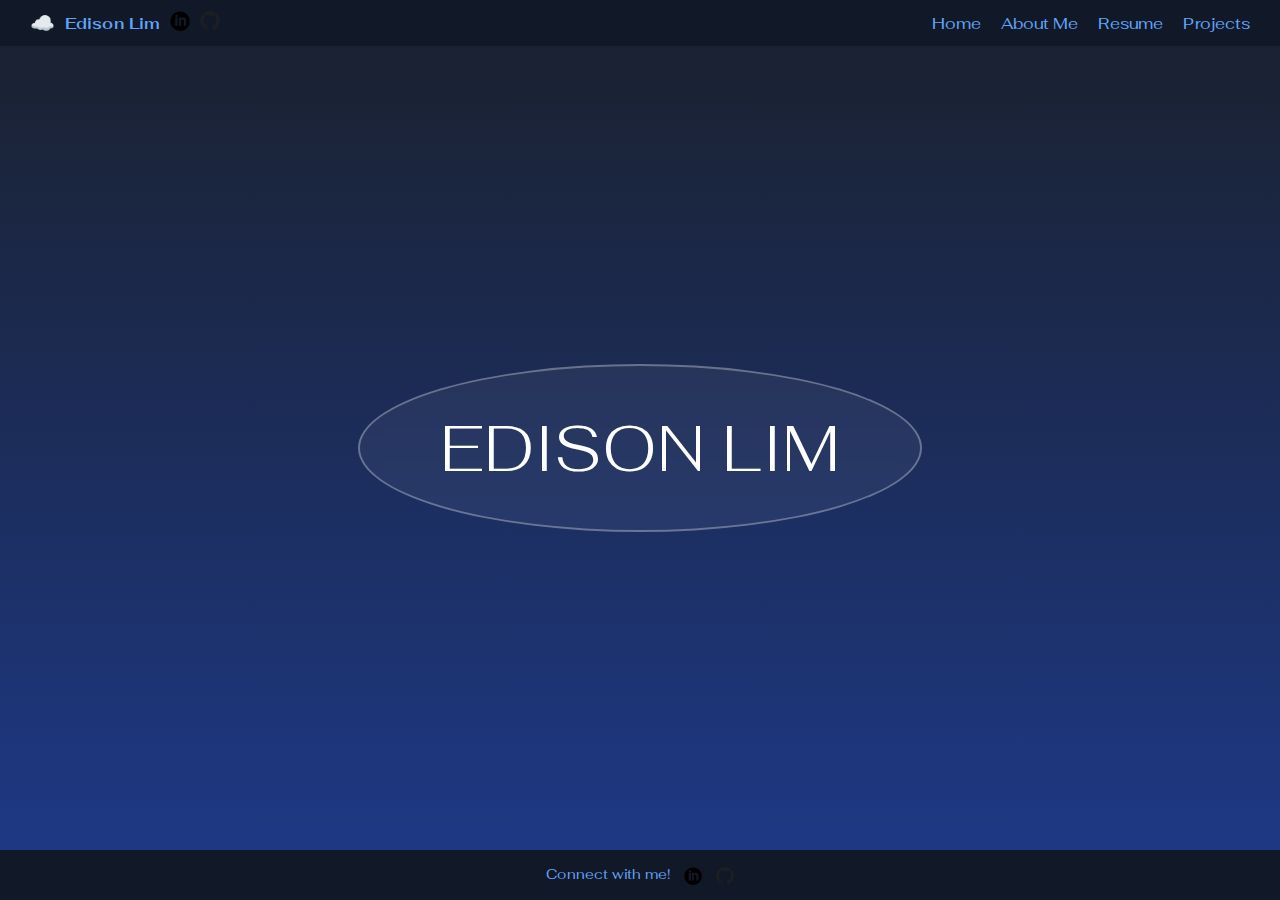
<file: index.html>
<!DOCTYPE html>
<html lang="en">
<head>
  <meta charset="UTF-8" />
  <meta name="viewport" content="width=device-width, initial-scale=1.0"/>
  <title>Edison Lim - Portfolio</title>
  <link rel="stylesheet" href="styles.css"/>
  <link href="https://fonts.googleapis.com/css2?family=Fahkwang:wght@300;600&display=swap" rel="stylesheet">
</head>
<body>
  <header>
    <div class="logo">
      <span class="cloud-icon">☁️</span>
      <span class="name">Edison Lim</span>
      <a href="https://www.linkedin.com/in/edisonzhlim/" target="_blank"><img src="assets/linkedinlogo.png" class="icon" alt="LinkedIn"></a>
      <a href="https://github.com/EdisonLim17" target="_blank"><img src="assets/githublogo.svg" class="icon" alt="GitHub"></a>
    </div>
    <button class="hamburger" onclick="toggleMenu()">☰</button>
    <nav id="navbar">
      <a href="index.html">Home</a>
      <a href="about.html">About Me</a>
      <a href="resume.html">Resume</a>
      <a href="projects.html">Projects</a>
    </nav>
  </header>
  <main>
    <div class="center-name">
      <h1>EDISON LIM</h1>
    </div>
  </main>
  <footer>
    <p>Connect with me!
      <a href="https://www.linkedin.com/in/edisonzhlim/" target="_blank"><img src="assets/linkedinlogo.png" class="icon-footer" alt="LinkedIn"></a>
      <a href="https://github.com/EdisonLim17" target="_blank"><img src="assets/githublogo.svg" class="icon-footer" alt="GitHub"></a>
    </p>
  </footer>
  <script>
    function toggleMenu() {
      document.getElementById("navbar").classList.toggle("active");
    }
  </script>
</body>
</html>
</file>
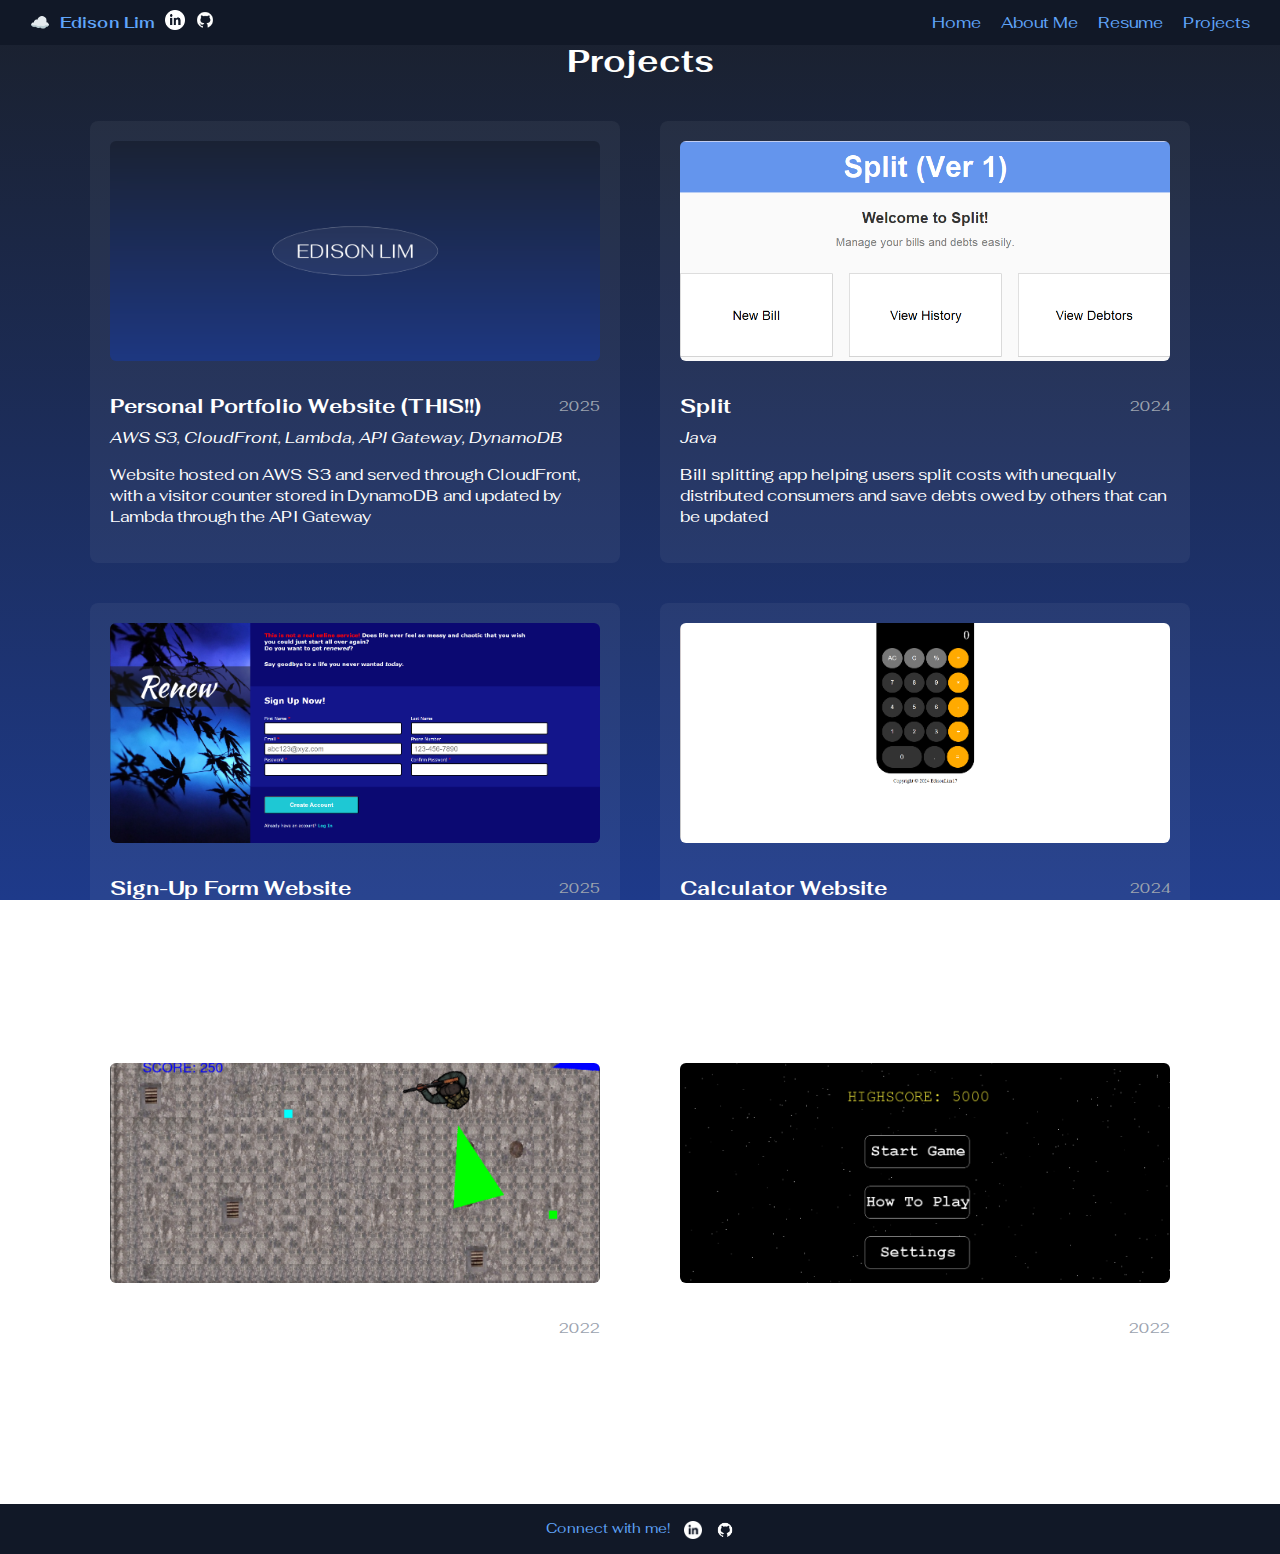
<file: src/projects.html>
<!DOCTYPE html>
<html lang="en">
<head>
  <meta charset="UTF-8" />
  <meta name="viewport" content="width=device-width, initial-scale=1.0"/>
  <title>Projects - Edison Lim</title>
  <link rel="stylesheet" href="styles.css"/>
  <link href="https://fonts.googleapis.com/css2?family=Fahkwang:wght@300;600&display=swap" rel="stylesheet">
</head>
<body>
  <header>
    <div class="logo">
      <span class="cloud-icon">☁️</span>
      <span class="name">Edison Lim</span>
      <a href="https://www.linkedin.com/in/edisonzhlim/" target="_blank" rel="noopener noreferrer"><img src="assets/linkedinlogo.png" class="icon" alt="LinkedIn"></a>
      <a href="https://github.com/EdisonLim17" target="_blank" rel="noopener noreferrer"><img src="assets/githublogo.png" class="icon" alt="GitHub"></a>
    </div>
    <button class="hamburger" onclick="toggleMenu()">☰</button>
    <nav id="navbar">
      <a href="index.html">Home</a>
      <a href="about.html">About Me</a>
      <a href="resume.html">Resume</a>
      <a href="projects.html">Projects</a>
    </nav>
  </header>

  <main style="display: flex; flex-direction: column; align-items: center; padding: 40px;">
    <h1 style="margin-bottom: 40px;">Projects</h1>

    <div class="project-grid">
      <a href="https://github.com/EdisonLim17/Personal-Website" class="project-link" target="_blank" rel="noopener noreferrer">
        <div class="project-card">
          <img src="assets/personalwebsite.png" alt="Portfolio Website">
          <div class="project-title-row">
            <h3>Personal Portfolio Website (THIS!!)</h3>
            <span class="project-year">2025</span>
          </div>
          <p><em>AWS S3, CloudFront, Lambda, API Gateway, DynamoDB</em></p>
          <p>Website hosted on AWS S3 and served through CloudFront, with a visitor counter stored in DynamoDB and updated by Lambda through the API Gateway</p>
        </div>
      </a>

      <a href="https://github.com/EdisonLim17/Split" class="project-link" target="_blank" rel="noopener noreferrer">
        <div class="project-card">
          <img src="assets/split.png" alt="Split App">
          <div class="project-title-row">
            <h3>Split</h3>
            <span class="project-year">2024</span>
          </div>
          <p><em>Java</em></p>
          <p>Bill splitting app helping users split costs with unequally distributed consumers and save debts owed by others that can be updated</p>
        </div>
      </a>

      <a href="https://github.com/EdisonLim17/Sign-Up-Form" class="project-link" target="_blank" rel="noopener noreferrer">
        <div class="project-card">
          <img src="assets/renew.png" alt="Sign-Up Form Website">
          <div class="project-title-row">
            <h3>Sign-Up Form Website</h3>
            <span class="project-year">2025</span>
          </div>
          <p><em>HTML, CSS, JavaScript</em></p>
          <p>Responsive sign-up website with client-side validation</p>
        </div>
      </a>

      <a href="https://github.com/EdisonLim17/Web-Calculator" class="project-link" target="_blank" rel="noopener noreferrer">
        <div class="project-card">
          <img src="assets/calculator.png" alt="Calculator Website">
          <div class="project-title-row">
            <h3>Calculator Website</h3>
            <span class="project-year">2024</span>
          </div>
          <p><em>HTML, CSS, JavaScript</em></p>
          <p>Apple calculator clone</p>
        </div>
      </a>

      <a href="https://github.com/EdisonLim17/ICS4U1_FinalProject_TheHorde" class="project-link" target="_blank" rel="noopener noreferrer">
        <div class="project-card">
          <img src="assets/thehorde.png" alt="The Horde">
          <div class="project-title-row">
            <h3>The Horde</h3>
            <span class="project-year">2022</span>
          </div>
          <p><em>Java</em></p>
          <p>Top-down zombie shooter with powerups and additional features</p>
        </div>
      </a>

      <a href="https://github.com/EdisonLim17/ICS3U1_FinalProject_StarfighterWars" class="project-link" target="_blank" rel="noopener noreferrer">
        <div class="project-card">
          <img src="assets/starfighterwars.png" alt="Starfighter Wars">
          <div class="project-title-row">
            <h3>Starfighter Wars</h3>
            <span class="project-year">2022</span>
          </div>
          <p><em>Java</em></p>
          <p>Top down space shooter with smooth motion and mathematically coded graphics</p>
        </div>
      </a>
    </div>
  </main>

  <footer>
    <p>Connect with me!
      <a href="https://www.linkedin.com/in/edisonzhlim/" target="_blank" rel="noopener noreferrer"><img src="assets/linkedinlogo.png" class="icon-footer" alt="LinkedIn"></a>
      <a href="https://github.com/EdisonLim17" target="_blank" rel="noopener noreferrer"><img src="assets/githublogo.png" class="icon-footer" alt="GitHub"></a>
    </p>
  </footer>

  <script>
    function toggleMenu() {
      document.getElementById("navbar").classList.toggle("active");
    }
  </script>
</body>
</html>
</file>
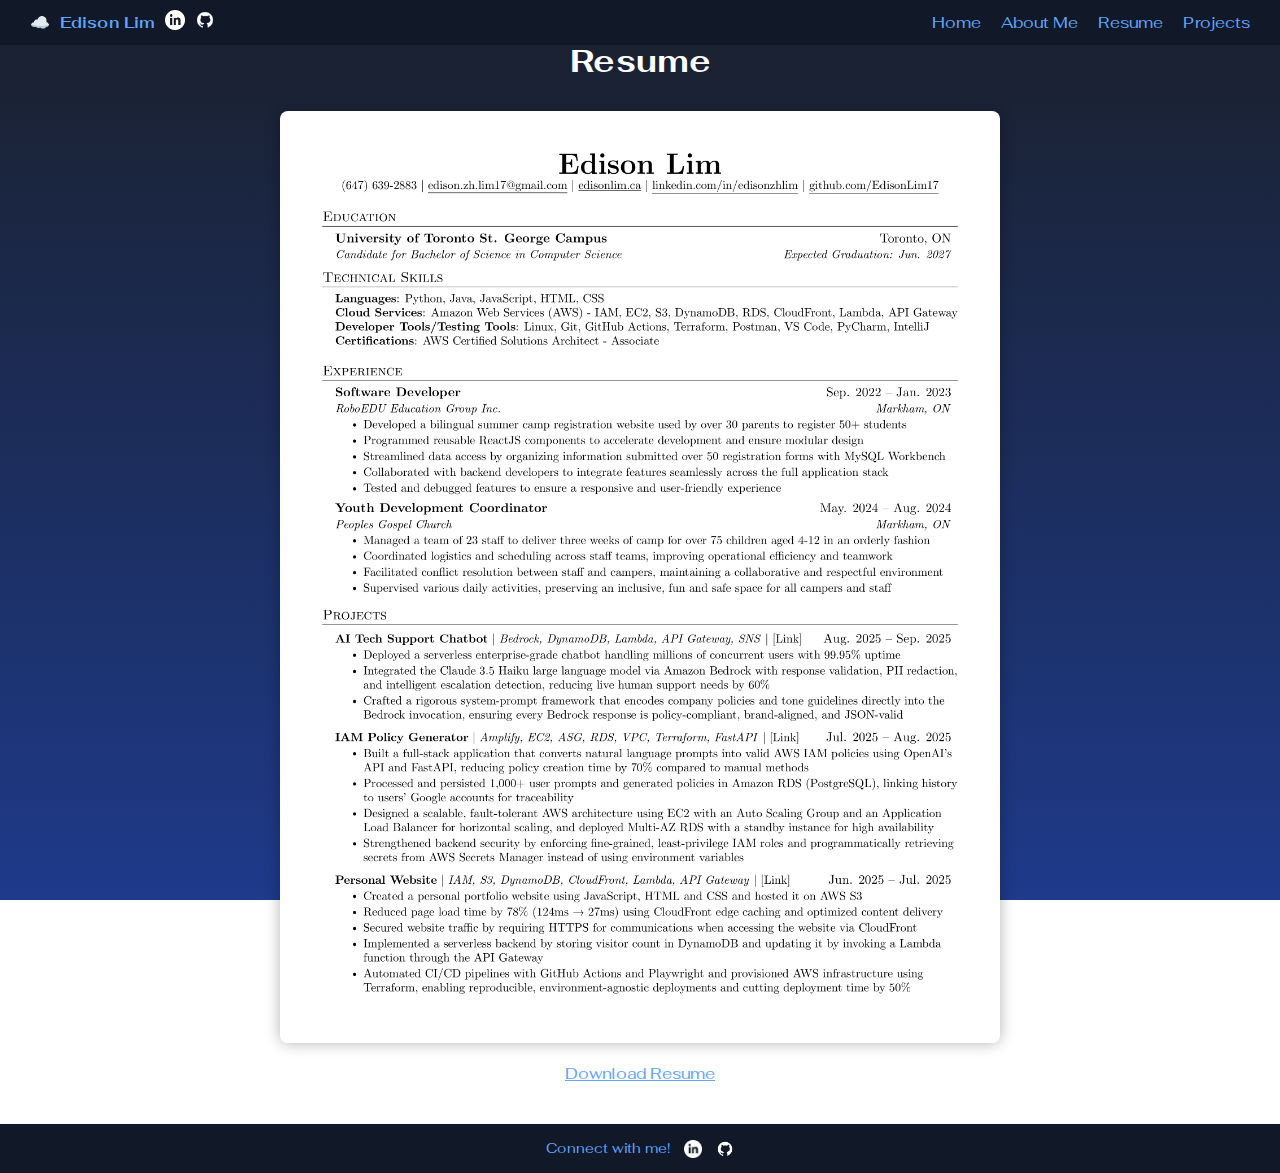
<file: src/resume.html>
<!DOCTYPE html>
<html lang="en">
<head>
  <meta charset="UTF-8" />
  <meta name="viewport" content="width=device-width, initial-scale=1.0"/>
  <title>Resume - Edison Lim</title>
  <link rel="stylesheet" href="styles.css"/>
  <link href="https://fonts.googleapis.com/css2?family=Fahkwang:wght@300;600&display=swap" rel="stylesheet">
</head>
<body>
  <header>
    <div class="logo">
      <span class="cloud-icon">☁️</span>
      <span class="name">Edison Lim</span>
      <a href="https://www.linkedin.com/in/edisonzhlim/" target="_blank" rel="noopener noreferrer"><img src="assets/linkedinlogo.png" class="icon" alt="LinkedIn"></a>
      <a href="https://github.com/EdisonLim17" target="_blank" rel="noopener noreferrer"><img src="assets/githublogo.png" class="icon" alt="GitHub"></a>
    </div>
    <button class="hamburger" onclick="toggleMenu()">☰</button>
    <nav id="navbar">
      <a href="index.html">Home</a>
      <a href="about.html">About Me</a>
      <a href="resume.html">Resume</a>
      <a href="projects.html">Projects</a>
    </nav>
  </header>
  <main style="display: flex; flex-direction: column; align-items: center;">
    <h1 style="margin-bottom: 30px;">Resume</h1>
    <img src="assets/resume.jpg" alt="Resume Screenshot" style="width: 60%; max-width: 800px; border-radius: 8px; box-shadow: 0 0 15px rgba(0,0,0,0.3);">
    <a href="assets/Edison_Lim___Resume.pdf" download style="margin-top: 20px; color: #60a5fa; text-decoration: underline;">Download Resume</a>
  </main>
  <footer>
    <p>Connect with me!
      <a href="https://www.linkedin.com/in/edisonzhlim/" target="_blank" rel="noopener noreferrer"><img src="assets/linkedinlogo.png" class="icon-footer" alt="LinkedIn"></a>
      <a href="https://github.com/EdisonLim17" target="_blank" rel="noopener noreferrer"><img src="assets/githublogo.png" class="icon-footer" alt="GitHub"></a>
    </p>
  </footer>
  <script>
    function toggleMenu() {
      document.getElementById("navbar").classList.toggle("active");
    }
  </script>
</body>
</html>
</file>
<file: styles.css>
/* General reset */
* {
  margin: 0;
  padding: 0;
  box-sizing: border-box;
}

body {
  font-family: 'Fahkwang', sans-serif;
  background: linear-gradient(to bottom, #1a202c, #1e3a8a);
  color: white;
  min-height: 100vh;
  display: flex;
  flex-direction: column;
}

/* Header */
header {
  background-color: #111827;
  padding: 10px 30px;
  display: flex;
  justify-content: space-between;
  align-items: center;
  flex-wrap: wrap;
}

.logo {
  display: flex;
  align-items: center;
  gap: 10px;
}

.logo .name {
  color: #60a5fa;
}

.cloud-icon {
  font-size: 20px;
  color: #0077ff;
}

.name {
  font-weight: 600;
  font-size: 16px;
}

.icon {
  width: 20px;
  height: 20px;
  filter: none;
  fill: #60a5fa;
  transition: transform 0.2s ease;
}

.icon:hover {
  transform: scale(1.1);
}

nav {
  display: flex;
  gap: 20px;
}

nav a {
  text-decoration: none;
  color: #60a5fa;
  font-weight: 400;
}

.logo a:hover,
nav a:hover,
footer a:hover {
  color: white;
}

/* Hamburger menu - hidden by default */
.hamburger {
  display: none;
  font-size: 24px;
  background: none;
  color: #60a5fa;
  border: none;
  cursor: pointer;
}

/* Main */
main {
  flex: 1;
  display: flex;
  justify-content: center;
  align-items: center;
  padding: 40px;
  flex-direction: column;
}

.center-name h1 {
  font-size: 64px;
  font-weight: 300;
  border: 2px solid rgba(255, 255, 255, 0.3);
  padding: 40px 80px;
  border-radius: 50%;
  background-color: rgba(255, 255, 255, 0.05);
  backdrop-filter: blur(10px);
}

/* Project Grid */
.project-grid {
  display: grid;
  grid-template-columns: repeat(auto-fit, minmax(300px, 1fr));
  gap: 40px;
  width: 100%;
  max-width: 1100px;
}

/* Footer */
footer {
  background-color: #111827;
  color: #60a5fa;
  text-align: center;
  padding: 15px;
  font-size: 14px;
}

.icon-footer {
  width: 18px;
  height: 18px;
  margin-left: 10px;
  vertical-align: middle;
  filter: none;
  fill: #60a5fa;
  transition: transform 0.2s ease;
}

.icon-footer:hover {
  transform: scale(1.1);
}

/* Responsive Design */
@media (max-width: 768px) {
  header {
    flex-direction: row;                /* Keep row layout */
    align-items: center;
    justify-content: space-between;
  }

  .hamburger {
    display: block;
    font-size: 24px;
    background: none;
    color: #60a5fa;
    border: none;
    cursor: pointer;
  }

  nav {
    display: none;
    flex-direction: column;
    width: 100%;
    padding: 10px 30px;
    background-color: #111827;
  }

  nav.active {
    display: flex;
  }

  nav a {
    margin: 10px 0;
  }

  .center-name h1 {
    font-size: 36px;
    padding: 20px 40px;
    border-radius: 20px;
  }

  main {
    padding: 20px;
  }

  img {
    max-width: 100%;
    height: auto;
  }

  footer {
    font-size: 12px;
    padding: 10px;
  }
}
</file>
<file: src/styles.css>
/* General reset */
* {
  margin: 0;
  padding: 0;
  box-sizing: border-box;
}

html {
  scroll-behavior: smooth;
}

body {
  font-family: 'Fahkwang', sans-serif;
  background: linear-gradient(to bottom, #1a202c, #1e3a8a);
  background-attachment: fixed;
  color: white;
  min-height: 100vh;
  display: flex;
  flex-direction: column;
}

/* Header */
header {
  position: fixed;
  width: 100%;
  background-color: #111827;
  padding: 10px 30px;
  display: flex;
  justify-content: space-between;
  align-items: center;
  flex-wrap: wrap;
}

section {
  padding: 80px 20px;
}

section h1 {
  font-size: 36px;
  font-weight: 600;
  margin-bottom: 40px;
  text-align: center;
}

#home {
  min-height: 100vh;
  display: flex;
  flex-direction: column;
  justify-content: center;
  align-items: center;
  text-align: center;
  padding: 40px;
  position: relative;
}


.logo {
  display: flex;
  align-items: center;
  gap: 10px;
}

.logo .name {
  color: #60a5fa;
}

.favicon-logo {
  width: 25px;
  height: 25px;
  vertical-align: middle;
}

.name {
  font-weight: 600;
  font-size: 16px;
}

.icon {
  width: 20px;
  height: 20px;
  filter: none;
  fill: #60a5fa;
  transition: transform 0.2s ease;
}

.icon:hover {
  transform: scale(1.1);
}

nav {
  display: flex;
  gap: 20px;
}

nav a {
  text-decoration: none;
  color: #60a5fa;
  font-weight: 400;
}

.logo a:hover,
nav a:hover,
footer a:hover {
  color: white;
}

/* Hamburger menu - hidden by default */
.hamburger {
  display: none;
  font-size: 24px;
  background: none;
  color: #60a5fa;
  border: none;
  cursor: pointer;
}

/* Main */
main {
  flex: 1;
  display: flex;
  justify-content: center;
  align-items: center;
  padding: 40px;
  flex-direction: column;
}

.center-name h1 {
  font-size: 64px;
  font-weight: 300;
  border: 2px solid rgba(255, 255, 255, 0.3);
  padding: 40px 80px;
  border-radius: 50%;
  background-color: rgba(255, 255, 255, 0.05);
  backdrop-filter: blur(10px);
}

/* Project Grid */
.project-grid {
  display: grid;
  grid-template-columns: repeat(2, 1fr);
  gap: 40px;
  width: 100%;
  max-width: 1100px;
  align-items: stretch;
}

.project-link {
  text-decoration: none;
  color: inherit;
  display: block;
  height: 100%;
}

.project-card {
  background-color: rgba(255, 255, 255, 0.05);
  border-radius: 8px;
  padding: 20px;
  display: flex;
  flex-direction: column;
  justify-content: flex-start;
  height: 100%;
  transition: transform 0.2s ease;
}

.project-card:hover {
  transform: scale(1.02);
  box-shadow: 0 4px 15px rgba(0, 0, 0, 0.2);
}

.project-card img {
  width: 100%;
  height: 220px;
  object-fit: cover;
  border-radius: 6px;
  display: block;
}

.project-title-row {
  display: flex;
  justify-content: space-between;
  align-items: flex-start;
  margin-top: 16px;
}

.project-title-row h3 {
  margin: 0;
  font-size: 20px;
}

.project-year {
  font-size: 14px;
  color: #9ca3af;
  margin-top: 20px;
  margin-left: 10px;
}

.project-card p {
  margin-bottom: 16px;
}

.project-card h3 {
  margin-top: 16px;
  margin-bottom: 8px;
}

#visitor-counter {
  margin-top: 20px;
  font-size: 16px;
  color: #9ca3af;
  text-align: center;
}

/* Footer */
footer {
  background-color: #111827;
  color: #60a5fa;
  text-align: center;
  padding: 15px;
  font-size: 14px;
}

.icon-footer {
  width: 18px;
  height: 18px;
  margin-left: 10px;
  vertical-align: middle;
  filter: none;
  fill: #60a5fa;
  transition: transform 0.2s ease;
}

.icon-footer:hover {
  transform: scale(1.1);
}

/* Responsive Design */
@media (max-width: 768px) {
  header {
    flex-direction: row;                /* Keep row layout */
    align-items: center;
    justify-content: space-between;
  }

  .hamburger {
    display: block;
    font-size: 24px;
    background: none;
    color: #60a5fa;
    border: none;
    cursor: pointer;
  }

  nav {
    display: none;
    flex-direction: column;
    width: 100%;
    padding: 10px 30px;
    background-color: #111827;
  }

  nav.active {
    display: flex;
  }

  nav a {
    margin: 10px 0;
  }

  .center-name h1 {
    font-size: 36px;
    padding: 20px 40px;
    border-radius: 20px;
  }

  .project-grid {
    grid-template-columns: 1fr; /* Force one per row on mobile */
  }

  main {
    padding: 20px;
  }

  img {
    max-width: 100%;
    height: auto;
  }

  footer {
    font-size: 12px;
    padding: 10px;
  }
}
</file>
